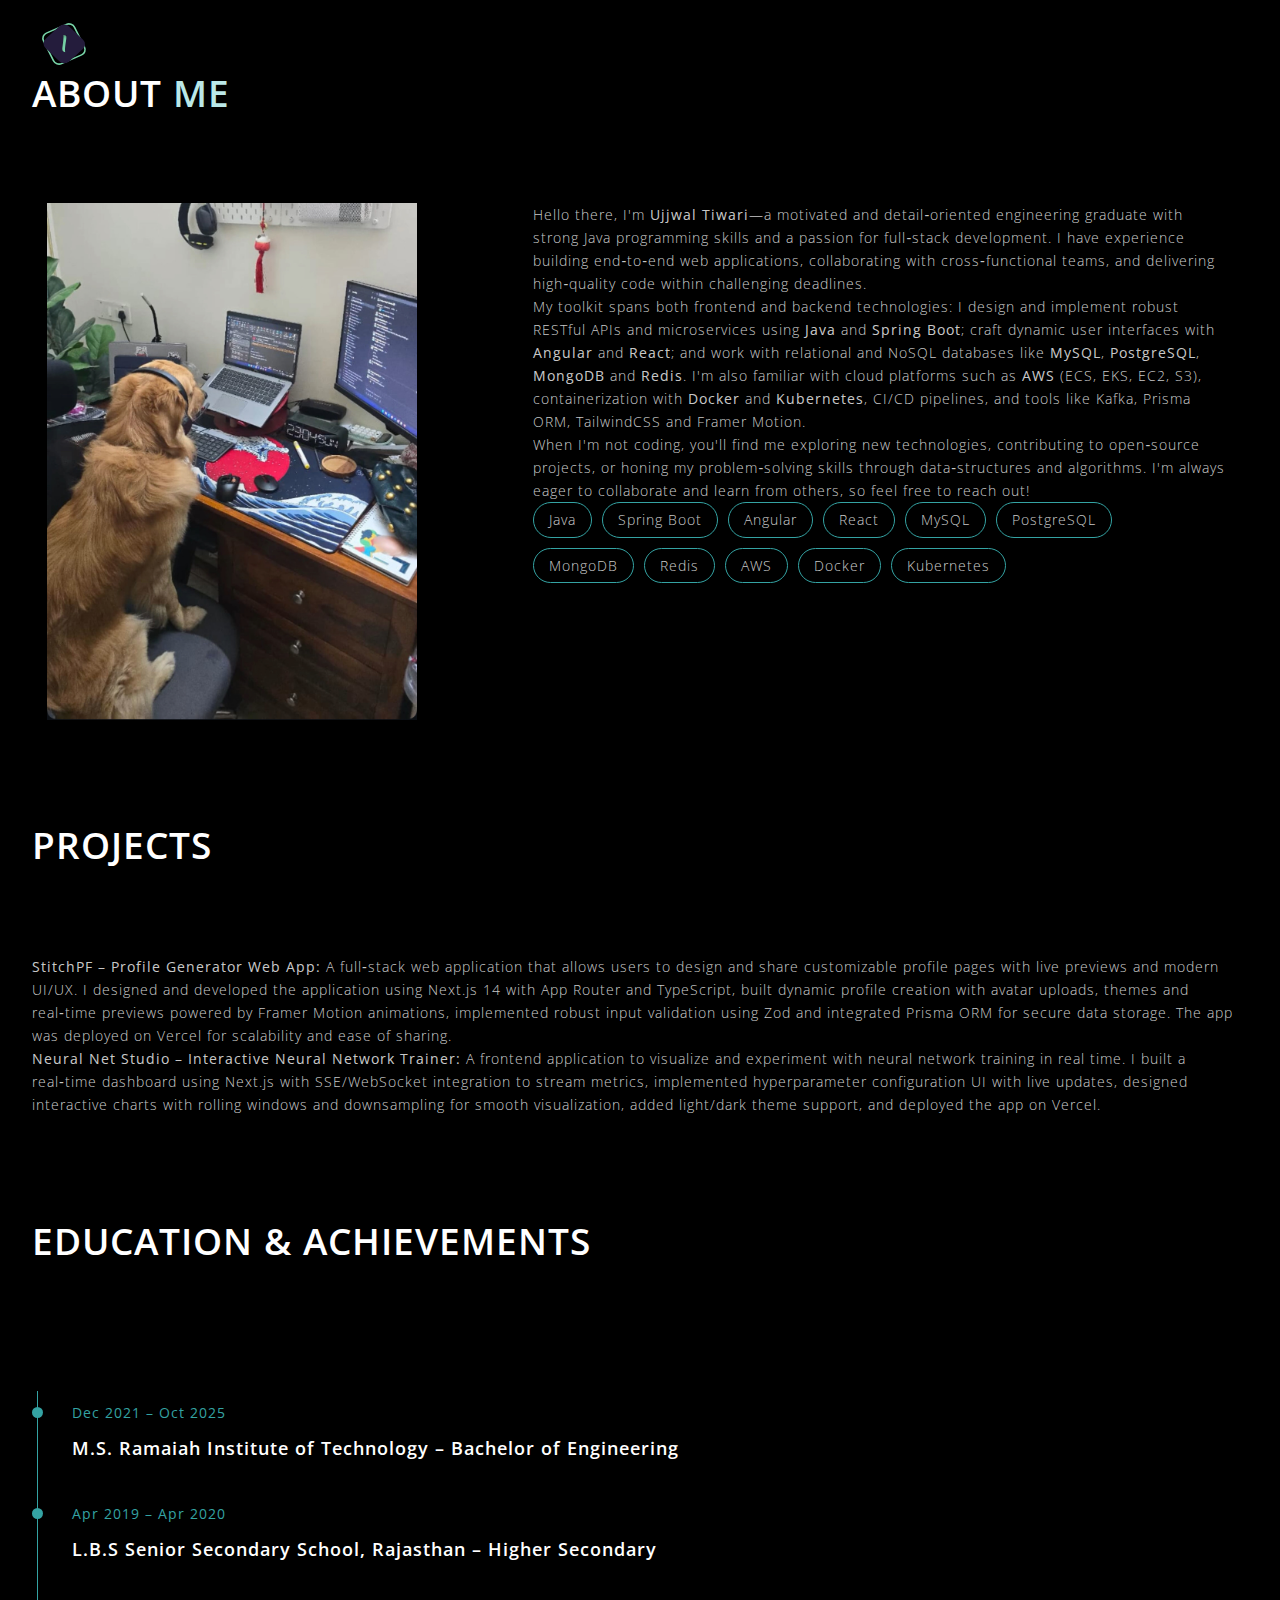
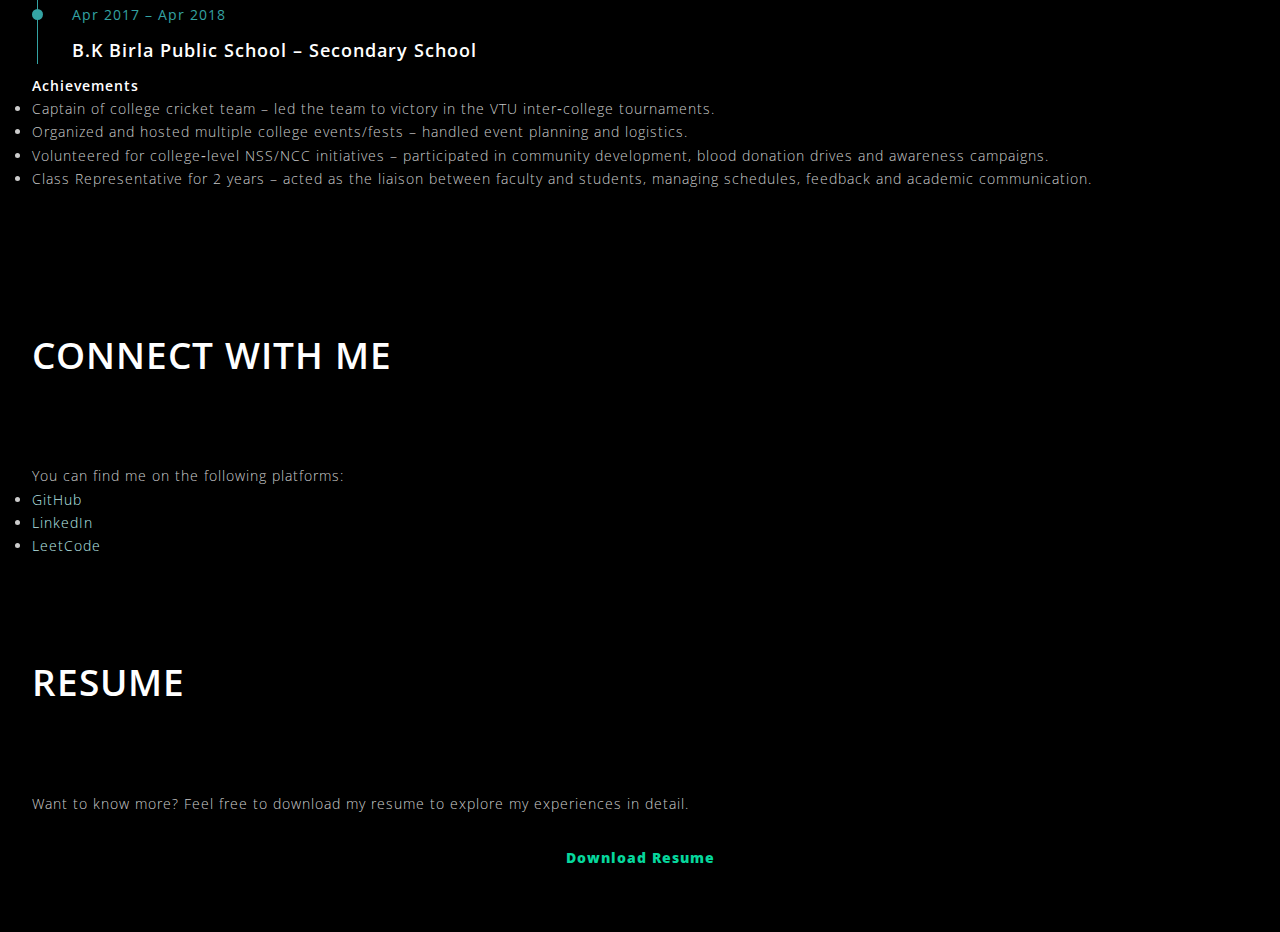
<file: assets/about/index.html>
<!DOCTYPE html>
<html lang="en" data-theme="dark">
  <head>
    <meta charset="UTF-8" />
    <meta name="viewport" content="width=device-width, initial-scale=1.0" />
    <title>About | Ujjwal Tiwari</title>
    <!-- Link to the same stylesheet and favicon as the main site. The paths
         are relative to the about directory which will live under assets/. -->
    <link rel="stylesheet" href="../css/styles.min.css" />
    <link rel="icon" type="image/svg+xml" href="../img/favicon.svg" />
  </head>
  <body>
    <!-- Simple logo linking back to the home page -->
    <a href="../../index.html" class="logo">
      <img src="../img/favicon.svg" alt="Home" />
    </a>

    <!-- Main About Section -->
    <section class="more-about" id="about">
      <div class="container">
        <h2>About <span>Me</span></h2>
        <div class="more-about-content">
          <!-- Profile Image -->
          <div class="more-about-img">
            <img src="../img/ujjwal-profile.jpg" alt="Ujjwal Tiwari" />
          </div>
          <!-- Textual content -->
          <div class="more-about-text">
            <p>
              Hello there, I'm <strong>Ujjwal Tiwari</strong>—a motivated and
              detail‑oriented engineering graduate with strong Java programming skills
              and a passion for full‑stack development. I have experience building
              end‑to‑end web applications, collaborating with cross‑functional teams,
              and delivering high‑quality code within challenging deadlines.
            </p>
            <p>
              My toolkit spans both frontend and backend technologies: I design and
              implement robust RESTful APIs and microservices using <strong>Java</strong>
              and <strong>Spring Boot</strong>; craft dynamic user interfaces with
              <strong>Angular</strong> and <strong>React</strong>; and work with
              relational and NoSQL databases like <strong>MySQL</strong>,
              <strong>PostgreSQL</strong>, <strong>MongoDB</strong> and
              <strong>Redis</strong>. I'm also familiar with cloud platforms such as
              <strong>AWS</strong> (ECS, EKS, EC2, S3), containerization with
              <strong>Docker</strong> and <strong>Kubernetes</strong>, CI/CD pipelines,
              and tools like Kafka, Prisma ORM, TailwindCSS and Framer Motion.
            </p>
            <p>
              When I'm not coding, you'll find me exploring new technologies,
              contributing to open‑source projects, or honing my problem‑solving skills
              through data‑structures and algorithms. I'm always eager to
              collaborate and learn from others, so feel free to reach out!
            </p>
            <!-- Skills as small badges -->
            <div class="skills">
              <div class="skill-item">Java</div>
              <div class="skill-item">Spring Boot</div>
              <div class="skill-item">Angular</div>
              <div class="skill-item">React</div>
              <div class="skill-item">MySQL</div>
              <div class="skill-item">PostgreSQL</div>
              <div class="skill-item">MongoDB</div>
              <div class="skill-item">Redis</div>
              <div class="skill-item">AWS</div>
              <div class="skill-item">Docker</div>
              <div class="skill-item">Kubernetes</div>
            </div>
          </div>
        </div>
      </div>
    </section>

    <!-- Projects Section -->
    <section class="more-about" id="projects">
      <div class="container">
        <h2>Projects</h2>
        <p>
          <strong>StitchPF – Profile Generator Web App:</strong> A full‑stack web
          application that allows users to design and share customizable profile
          pages with live previews and modern UI/UX. I designed and developed the
          application using Next.js 14 with App Router and TypeScript, built
          dynamic profile creation with avatar uploads, themes and real‑time
          previews powered by Framer Motion animations, implemented robust input
          validation using Zod and integrated Prisma ORM for secure data storage.
          The app was deployed on Vercel for scalability and ease of sharing.
        </p>
        <p>
          <strong>Neural Net Studio – Interactive Neural Network Trainer:</strong>
          A frontend application to visualize and experiment with neural network
          training in real time. I built a real‑time dashboard using Next.js
          with SSE/WebSocket integration to stream metrics, implemented
          hyperparameter configuration UI with live updates, designed
          interactive charts with rolling windows and downsampling for smooth
          visualization, added light/dark theme support, and deployed the app on
          Vercel.
        </p>
      </div>
    </section>

    <!-- Education & Achievements Section -->
    <section class="more-about" id="education">
      <div class="container">
        <h2>Education &amp; Achievements</h2>
        <div class="tab-content active">
          <div class="timeline">
            <div class="timeline-item">
              <span class="date">Dec 2021 – Oct 2025</span>
              <h4>M.S. Ramaiah Institute of Technology – Bachelor of Engineering</h4>
            </div>
            <div class="timeline-item">
              <span class="date">Apr 2019 – Apr 2020</span>
              <h4>L.B.S Senior Secondary School, Rajasthan – Higher Secondary</h4>
            </div>
            <div class="timeline-item">
              <span class="date">Apr 2017 – Apr 2018</span>
              <h4>B.K Birla Public School – Secondary School</h4>
            </div>
          </div>
          <h4>Achievements</h4>
          <ul>
            <li>Captain of college cricket team – led the team to victory in
              the VTU inter‑college tournaments.</li>
            <li>Organized and hosted multiple college events/fests – handled
              event planning and logistics.</li>
            <li>Volunteered for college‑level NSS/NCC initiatives – participated
              in community development, blood donation drives and awareness
              campaigns.</li>
            <li>Class Representative for 2 years – acted as the liaison between
              faculty and students, managing schedules, feedback and academic
              communication.</li>
          </ul>
        </div>
      </div>
    </section>

    <!-- Contact & Social Links Section -->
    <section class="more-about" id="contact-links">
      <div class="container">
        <h2>Connect with Me</h2>
        <p>You can find me on the following platforms:</p>
        <ul>
          <li><a href="https://github.com/ujjwal02tiwari-rgb" target="_blank">GitHub</a></li>
          <li><a href="https://www.linkedin.com/in/ujjwaltiwari02/" target="_blank">LinkedIn</a></li>
          <li><a href="https://leetcode.com/u/Ujjwal-rgb/" target="_blank">LeetCode</a></li>
        </ul>
      </div>
    </section>

    <!-- Resume Download Section -->
    <section class="more-about" id="resume">
      <div class="container">
        <h2>Resume</h2>
        <p>
          Want to know more? Feel free to download my resume to explore my
          experiences in detail.
        </p>
        <div class="about-cta">
          <a href="Ujjwal_Resume.pdf" download>Download Resume</a>
        </div>
      </div>
    </section>

    <!-- Include the site’s JavaScript for interactive effects -->
    <script src="../js/app.js"></script>
  </body>
</html>
</file>
<file: assets/css/styles.min.css>
@import"https://fonts.googleapis.com/css2?family=Open+Sans:ital,wght@0,300;0,400;0,700;0,800;1,600&display=swap";html{--mainColor: #34a3a3;--secondColor: #bae8e8;--thirdColor: #27496d;--pink: #fb839e;--green-alt: #06d79c;--purple: #8a49ff;--bg: black;--darkBlue: #0b0b0f;--white: white;--whiteLight: #ffffffcc}html[data-theme=light]{--mainColor: #39a2db;--secondColor: #a2dbfa;--thirdColor: #39a2db;--pink: #ff94cc;--green-alt: #a8dadc;--purple: #a239ea;--bg: #fff;--darkBlue: #fcfcfc;--white: #131313;--whiteLight: #343a40}::-webkit-scrollbar{width:5px;border-radius:10px 0}::-webkit-scrollbar-track{background-color:var(--bg)}::-webkit-scrollbar-thumb{background-color:var(--mainColor)}.intro{background:var(--bg);position:fixed;top:0;left:0;width:100%;height:100%;display:flex;justify-content:center;align-items:center;flex-direction:column;z-index:1000}.intro-text{color:var(--thirdColor);font-family:"Open Sans",sans-serif;font-size:2em}.intro-btn{display:block;padding:14px 18px;font-weight:800;font-size:12px;letter-spacing:6px;color:var(--white);border:1px solid var(--white);outline:none;font-family:"Open Sans",sans-serif;overflow:hidden;background:none;transition:.8s ease-out;position:relative;margin-top:2em;z-index:10;transform:translateX(-75%)}.intro-btn:hover{color:var(--bg);cursor:crosshair}.intro-btn::before{content:"";position:absolute;background:var(--white);left:0;right:0;bottom:0;top:100%;transition:top .8s ease-out;z-index:-9}.intro-btn:hover::before{top:0}.slider{background:var(--green-alt);position:fixed;top:0;left:0;width:100%;height:100%;transform:translateY(100%);z-index:1000}.slider-2{background:var(--purple);position:fixed;top:0;left:0;width:100%;height:100%;transform:translateY(100%);z-index:1000}.hide{background:var(--bg);overflow:hidden}.hide span{transform:translateY(100%);display:inline-block}.cursor-effect{width:2.5rem;height:2.5rem;border-radius:50%;transform:translate(-50%, -50%);pointer-events:none;position:absolute;transition:all .3s ease;z-index:1000;-webkit-backdrop-filter:invert(1);backdrop-filter:invert(1)}.link-grow{transform:scale(2);transform-origin:100% 100%;background:rgba(255,255,255,.3)}.effect-wrap .effect{position:absolute;z-index:1}.effect-wrap .effect-1{width:20px;height:20px;border:3px solid var(--purple);right:10%;bottom:10%;animation:spin 10s linear infinite}.effect-wrap .effect-2{left:3%;bottom:20%;width:40px;display:flex;flex-wrap:wrap;justify-content:space-between;animation:topBounce 3s ease-in-out infinite}.effect-wrap .effect-2 div{height:3px;width:3px;background-color:var(--pink);margin:0 3px 8px;border-radius:50%}.effect-wrap .effect-3{border-top:25px solid rgba(0,0,0,0);border-left:25px solid var(--green-alt);left:30%;top:10%;animation:spin 15s linear infinite}.effect-wrap .effect-3::before{content:"";border-top:30px solid rgba(0,0,0,0);border-left:30px solid var(--mainColor);position:absolute;opacity:.5;right:0px;top:-25px}@keyframes spin{0%{transform:rotate(0deg)}100%{transform:rotate(360deg)}}@keyframes topBounce{0%,100%{transform:translateY(0)}50%{transform:translateY(25px)}}.inner{background:var(--green-alt);border-radius:10px;max-width:250px;-webkit-clip-path:circle(10% at 83% 18%);clip-path:circle(10% at 83% 18%);padding:2rem;transition:all .6s ease-in-out;position:absolute;top:.5rem;right:2rem;z-index:100}.inner:hover{-webkit-clip-path:circle(75%);clip-path:circle(75%);background:linear-gradient(to bottom left, var(--green-alt), var(--darkBlue))}.inner span{float:right;color:var(--white);font-style:italic;font-weight:bold;transition:color .5s;position:relative;margin-right:5%}.inner:hover span{color:rgba(255,255,255,0)}.inner h1{color:var(--white);padding:.75rem 0;margin-bottom:.75rem}.inner p{color:var(--white);font-size:.8rem;line-height:1.6;font-weight:300}.inner a{text-decoration:none;color:var(--white);font-size:.75rem;border-bottom:3px dotted var(--mainColor)}input[type=checkbox]{height:0;width:0;visibility:hidden}input[type=checkbox]:checked+label{background:var(--mainColor)}input[type=checkbox]:checked+label:after{left:calc(100% - 5px);transform:translateX(-100%)}.toggle{cursor:pointer;text-indent:-9999px;width:52px;height:27px;background:#d3d3d3;float:right;border-radius:100px;position:absolute;bottom:8%;right:50%;left:50%;transform:translate(-50%, -50%)}.toggle:after{content:"";position:absolute;top:3px;left:3px;width:20px;height:20px;background:#fff;border-radius:90px;transition:.3s}.toggle:active:after{width:45px}html.transition,html.transition *,html.transition *:before,html.transition *:after{transition:all 750ms !important;transition-delay:0 !important}*{margin:0;padding:0;box-sizing:border-box;outline:none}::before,::after{box-sizing:border-box}h1,h2,h3,h4,h5,h6{color:var(--white);font-weight:600}body{font-size:10px;line-height:1.6;letter-spacing:1px;font-family:"Open Sans",sans-serif;font-weight:300;color:var(--white);min-height:100vh;max-width:100%;background:var(--bg);-webkit-tap-highlight-color:rgba(0,0,0,0);overflow-x:hidden;scroll-behavior:smooth}a{text-decoration:none;color:var(--secondColor);cursor:crosshair}img{vertical-align:middle;max-width:100%}.container{margin:auto;width:100%;max-width:1480px}button{font-family:inherit;font-weight:inherit}section{padding:15rem 0}.section-title{padding:0 15px;width:100%;margin-bottom:40px}.section-title h2{text-align:center;font-size:40px}@font-face{font-family:"the_historia_demoregular";src:url("../fonts/fontsfree-net-thehistoriademo-webfont.woff2") format("woff2"),url("../fonts/fontsfree-net-thehistoriademo-webfont.woff") format("woff")}@media screen and (max-width: 900px){.about{padding:2rem 2rem !important}}@media screen and (max-width: 768px){header .landing-text h1{padding:3rem !important}header .nav-list{margin-top:2.5rem;flex-direction:column}header .nav-list li{margin:1rem 0}header .nav-list li .nav-link{font-size:1.3rem}.portfolio{margin-top:12rem}.about-heading h2,.services-heading h2,.contact-title h2{font-size:1.5rem !important}.footer-links:nth-child(1){margin-right:5em !important}.more-about-content{flex-direction:column;flex-wrap:wrap}.more-about-img,.more-about-text{width:100% !important;margin:2rem auto}.cursor-effect{display:none}.about .container{flex-direction:column;flex-wrap:wrap}.about .container .profile-img{margin-bottom:2.5rem}}@media screen and (max-width: 600px){.landing-text h1{font-size:5rem !important;padding:2rem}.nav-list{margin-top:-1rem !important}.nav-list .nav-link{font-size:3.5rem !important}.menu-toggler{top:2.2rem;right:1rem;width:1.5rem;height:1rem}.about{margin-top:9rem !important}.about .container{flex-direction:column}.about .container .profile-img{margin:0 2rem 4rem 1rem}.logo{top:2.2rem;left:1rem;width:4rem !important;padding:.6rem .3rem !important}.logo h2{font-size:1.2rem !important}.project{padding:4em !important}.contact .container{padding:0px 20px !important}.contact .container form{width:100% !important;min-width:0 !important}.contact .container form .input-row{flex-direction:column}.contact .container form .input-row .side{width:100% !important;margin-bottom:50px}.contact .container form .textarea{margin-top:0 !important}.sub{font-size:.9rem !important;margin:0px 0 60px !important}.services{margin-top:6rem !important;padding:4rem 1rem !important}.about-content p{margin-top:0rem !important;font-size:.8rem !important}.contact-title{padding:6rem 2rem 2rem 6rem !important}.footer-links:nth-child(1){margin-bottom:5em;margin-right:-6em !important}.effect-3{top:12rem !important;left:5rem !important}.inner{top:1rem !important;max-width:220px !important;padding:1rem}.inner span{display:none}}@media screen and (max-width: 350px){header .landing-text{flex-direction:column}header .landing-text h1{font-size:5rem}.profile-img{max-width:400px}.services-heading h2{font-size:1.2rem !important}.services-content p,.about-content{font-size:.6rem}}@media screen and (max-width: 300px){.services-heading h2{font-size:1rem !important}.project-box{padding:1.4rem !important}}@media screen and (max-width: 360px){.service-item p{font-size:.67rem !important}}.about{margin-top:13rem;padding:2rem 6rem;position:relative}.about .container{display:flex;align-items:center;justify-content:center}.about .container .about-heading{text-align:center;text-transform:uppercase;line-height:0;margin-bottom:3rem}.about .container .about-heading h2{font-size:3rem;opacity:1}.about .container .profile-img{flex:1;margin-right:2.5rem;z-index:100;position:relative}.about .container .profile-img img{width:510px;height:auto;-o-object-fit:cover;object-fit:cover;filter:grayscale(100%);transition:.3s}.about .container .profile-img img:hover{filter:none;transform:scale(1.05)}.about .container .about-content{flex:1;font-size:1rem;line-height:2}.about .container .about-content p{margin-top:5rem;font-weight:300;text-align:left;color:var(--white)}.about .container .about-content p a{font-weight:700;color:var(--mainColor)}.about-cta{text-align:center;margin:2rem 0;font-size:.95em}.about-cta span{margin-left:10px}.about-cta a{font-weight:800;position:relative;color:var(--green-alt)}.about-cta a::before{position:absolute;content:"";bottom:0;left:0;height:1px;width:0%;background-color:var(--secondColor);transition:width .3s ease}.about-cta a:hover::before{width:100%}.about-cta .exp-cta{color:var(--pink);margin-left:10px}.contact{background:var(--bg);max-width:1480px;margin:6rem auto 0 auto;padding-top:4rem}.contact-title{display:flex;flex-direction:column;padding:6rem 6rem 2rem 6rem;text-align:right}.contact-title h5{text-transform:uppercase;color:var(--whiteLight);font-size:.8rem;letter-spacing:3px}.contact-title h2{font-size:2.2rem;text-transform:capitalize;letter-spacing:-1px}.contact .container{display:flex;align-items:center;flex-direction:column;padding:60px 0}.contact .container .sub{text-align:center;line-height:1.3;font-size:1.3rem;color:var(--whiteLight);margin:50px 0 60px}.contact .container form{width:70%;min-width:450px}.contact .container form .input-row{display:flex;justify-content:space-between}.contact .container form .input-row .side{width:45%}.contact .container form label{margin-top:20px;display:block;text-transform:capitalize;color:#868f97;font-size:12px;margin-bottom:5px}.contact .container form input,.contact .container form textarea{border:0;border-radius:0;box-sizing:border-box;border-bottom:1px solid var(--white);background:rgba(0,0,0,0);outline:none;box-shadow:none;text-align:left;font-size:14.5px;width:100%;color:var(--white);padding:.6em .6em .6em 0}.contact .container form .textarea{margin-top:99px}.contact .container form .textarea textarea{resize:none;line-height:1.4}.contact .container form button{outline:none;cursor:pointer;text-transform:capitalize;color:var(--white);padding:15px 30px;background:rgba(0,0,0,0);border:1px solid var(--mainColor);display:block;margin:80px auto 0;position:relative;color:var(--mainColor)}.contact .container form button:hover{color:var(--white);background:var(--mainColor);transition:.3s all ease}header{width:100%;height:100vh;background:var(--darkBlue);position:relative}header .landing-text{position:absolute;top:50%;left:50%;transform:translate(-50%, -50%);text-align:center;width:100%;z-index:10;-webkit-user-select:none;-moz-user-select:none;user-select:none}header .landing-text h1{font-size:10rem;font-family:"the_historia_demoregular",sans-serif;padding:1rem;background:linear-gradient(to top, var(--mainColor), var(--secondColor));-webkit-background-clip:text;background-clip:text;-webkit-text-fill-color:rgba(0,0,0,0);letter-spacing:5px}header .landing-text p{font-size:.9rem;padding:0 1rem}.logo img{position:fixed;top:1rem;left:2rem;width:4rem;background-color:rgba(var(--bg), 0.75);padding:.3rem;z-index:101;-webkit-user-select:none;-moz-user-select:none;user-select:none}.project{max-width:1480px;margin:auto;padding:6rem 0}.project h5{text-transform:uppercase;color:var(--whiteLight) !important;font-size:.8rem;letter-spacing:3px}.project h2{font-size:2.2rem;text-transform:capitalize;letter-spacing:-1px}.project-item-container{display:grid;grid-template-columns:repeat(auto-fit, minmax(18rem, 1fr));grid-gap:4rem;color:var(--bg);margin:6rem auto 0 auto;max-width:1720px;width:100%}.project-box{padding:2rem;height:18rem;display:flex;flex-direction:column;gap:3rem;position:relative}@media only screen and (max-width: 56.25em){.project-box{height:18rem}}.project-box:hover{border:solid 2px var(--white);color:var(--white)}.project .project-box:nth-child(1):hover:after{outline:2px solid #add8e6;background:#add8e6}.project .project-box:nth-child(2):hover:after{background:#f08080;outline:2px solid #f08080}.project .project-box:nth-child(3):hover:after{background:#e0ffff;outline:2px solid #e0ffff}.project .project-box:nth-child(4):hover:after{background:#d3d3d3;outline:2px solid #789}.project .project-box:nth-child(4):hover:after .project-box__link{width:-moz-min-content;width:min-content}.project .project-box:nth-child(5):hover:after{background:#90ee90;outline:2px solid #90ee90}.project .project-box:nth-child(5):hover:after .project-box__link{width:-moz-min-content;width:min-content}.project .project-box:nth-child(6):hover:after{background:#ffffe0;outline:2px solid #ffffe0}.project .project-box:nth-child(6):hover:after .project-box__link{width:-moz-min-content;width:min-content}.project .project-box:nth-child(7):hover:after{background:#20b2aa;outline:2px solid #20b2aa}.project .project-box:nth-child(7):hover:after .project-box__link{width:-moz-min-content;width:min-content}.project .project-box:nth-child(8):hover:after{background:#ffb6c1;outline:2px solid #ffb6c1}.project .project-box:nth-child(8):hover:after .project-box__link{width:-moz-min-content;width:min-content}.project-box__link{align-self:flex-end;width:25%;display:flex;justify-content:flex-end;align-items:center}@media only screen and (max-width: 56.25em){.project-box__link{width:30%}}.project-box__link a ion-icon{width:35px;height:25px;color:var(--white)}.project-box__content{align-self:center}.project-box__content h3{margin-bottom:3rem;letter-spacing:-0.5px;line-height:2rem;font-size:1.5rem;font-weight:800;text-transform:capitalize;color:var(--whiteLight)}.project-box__content h5{color:var(--secondColor);font-size:1em;font-weight:400}.project-box{position:relative;background:var(--bg);border:1px solid var(--white)}.project-box:after{content:"";position:absolute;width:103%;height:101%;top:1rem;right:.5rem;z-index:-1}.project-box:hover{background:none;background-color:var(--darkBlue);transition:all .2s ease}.project-box:hover:after{transition:all .2s ease}.project-box__absolute-link{position:absolute;top:0;left:0;width:100%;height:100%}.services{margin:6rem 0;background:var(--bg)}.services .services-content{text-align:center}.services .services-content .services-heading{text-align:center;text-transform:uppercase;line-height:0;margin-bottom:3rem}.services .services-content .services-heading h2{font-size:3rem;opacity:1;margin:1rem 0 6rem}.services .services-content .services-heading h2 span{color:var(--mainColor)}.services .service-item-container{width:100%;display:flex;justify-content:space-evenly;align-items:center;text-align:center;flex-wrap:wrap}.services .service-item-container .service-item{display:flex;flex-direction:column;justify-content:space-around;align-items:center;border-radius:10px;width:350px;height:300px;padding:20px 25px;margin:20px;position:relative}.services .service-item-container .service-item:hover{box-shadow:inset 6px 6px 30px rgba(246,246,246,.2);transition:all .3s ease}.services .service-item-container .service-item ion-icon{width:55px;height:55px;color:var(--mainColor)}.services .service-item-container .service-item h5{color:var(--white);letter-spacing:1px;font-size:1.2rem;margin:10px 0}.services .service-item-container .service-item p{color:var(--whiteLight);font-size:1.4em}.footer{background:var(--bg);padding:8rem 5rem 5rem;position:relative;z-index:1}.footer hr{border-color:var(--whiteLight);border-width:1px;margin-bottom:4rem;opacity:.4}.footer-head{margin-top:2rem;font-size:1rem;font-weight:500}.footer-head h5{text-transform:uppercase;letter-spacing:.2em;margin-bottom:15px}.footer-head .link-container{color:var(--thirdColor);display:flex;flex-wrap:wrap}.footer-head .link-container .footer-links:nth-child(1){margin-right:15em}.footer-head .link-container .footer-links:nth-child(2){display:flex;flex-direction:row}.footer-head .link-container .footer-links:nth-child(2) p{margin-left:1.5rem}.footer-head .link-container .footer-links p{margin-bottom:16px}.footer-head .link-container .footer-links p a{color:var(--mainColor)}.footer-head .link-container .footer-links p a:hover{transition:.3s;color:var(--thirdColor)}.footer-copy{color:var(--whiteLight);padding:140px 0 0;text-align:right;font-size:1rem}.more-about{padding:2rem;width:100%;height:100%;margin:auto;font-size:.9rem;color:var(--whiteLight)}.more-about h2{font-size:2.3rem;text-transform:uppercase;margin:2rem 0 5rem}.more-about h2 span{color:var(--secondColor)}.more-about-content{display:flex;flex-wrap:wrap;margin:auto;width:100%;justify-content:space-between}.more-about-img{width:40%;height:auto;padding:0 15px;-webkit-user-select:none;-moz-user-select:none;user-select:none;max-width:400px;z-index:100}.more-about-text{width:60%;padding:0 15px}.more-about-text h3{font-size:1.2rem;margin:5rem 0 2.5rem}.more-about-text .skills{display:flex;flex-wrap:wrap}.more-about-text .skills .skill-item{background:rgba(var(--darkBlue), 0.7);border:1px solid var(--mainColor);padding:5px 15px;margin:0 10px 10px 0;border-radius:20px}.more-about-text .tabs{margin-top:4rem}.more-about-text .tabs .tab-item{padding:2px;background-color:rgba(0,0,0,0);border:none;display:inline-block;color:var(--thirdColor);font-size:1.1rem;cursor:crosshair;font-weight:500;font-family:inherit;-webkit-user-select:none;-moz-user-select:none;user-select:none;margin-right:30px;position:relative;opacity:.5;transition:all .3s ease}.more-about-text .tabs .tab-item:last-child{margin:0}.more-about-text .tabs .tab-item::before{content:"";position:absolute;left:0;bottom:0;width:0%;height:1px;background-color:var(--thirdColor);transition:width .3s ease}.more-about-text .tabs .tab-item:hover::before{width:100%}.more-about-text .tabs .tab-item.active{color:var(--mainColor);opacity:1;cursor:crosshair}.more-about-text .tabs .tab-item.active::before{width:100%;background-color:var(--mainColor)}.tab-content{padding:40px 0;display:none}.tab-content .timeline{position:relative}.tab-content .timeline::before{content:"";position:absolute;height:100%;width:1px;top:0;left:5px;background-color:var(--mainColor)}.tab-content .timeline-item{margin-bottom:30px;position:relative;padding:10px 0 0 40px}.tab-content .timeline-item::before{content:"";position:absolute;height:11px;width:11px;background-color:var(--mainColor);left:0;top:16px;border-radius:50%}.tab-content .timeline-item .date{display:block;color:var(--mainColor);font-weight:400;margin:0 0 10px}.tab-content .timeline-item h4{font-size:1.1rem;margin:0 0 10px}.tab-content .timeline-item h4 span{font-weight:400;font-style:italic}.tab-content .timeline-item ul{list-style-type:square}.tab-content .timeline-item ul li{margin-bottom:1rem}.tab-content .timeline-item:last-child{margin-bottom:0}.tab-content.active{display:block}/*# sourceMappingURL=styles.min.css.map */
</file>
